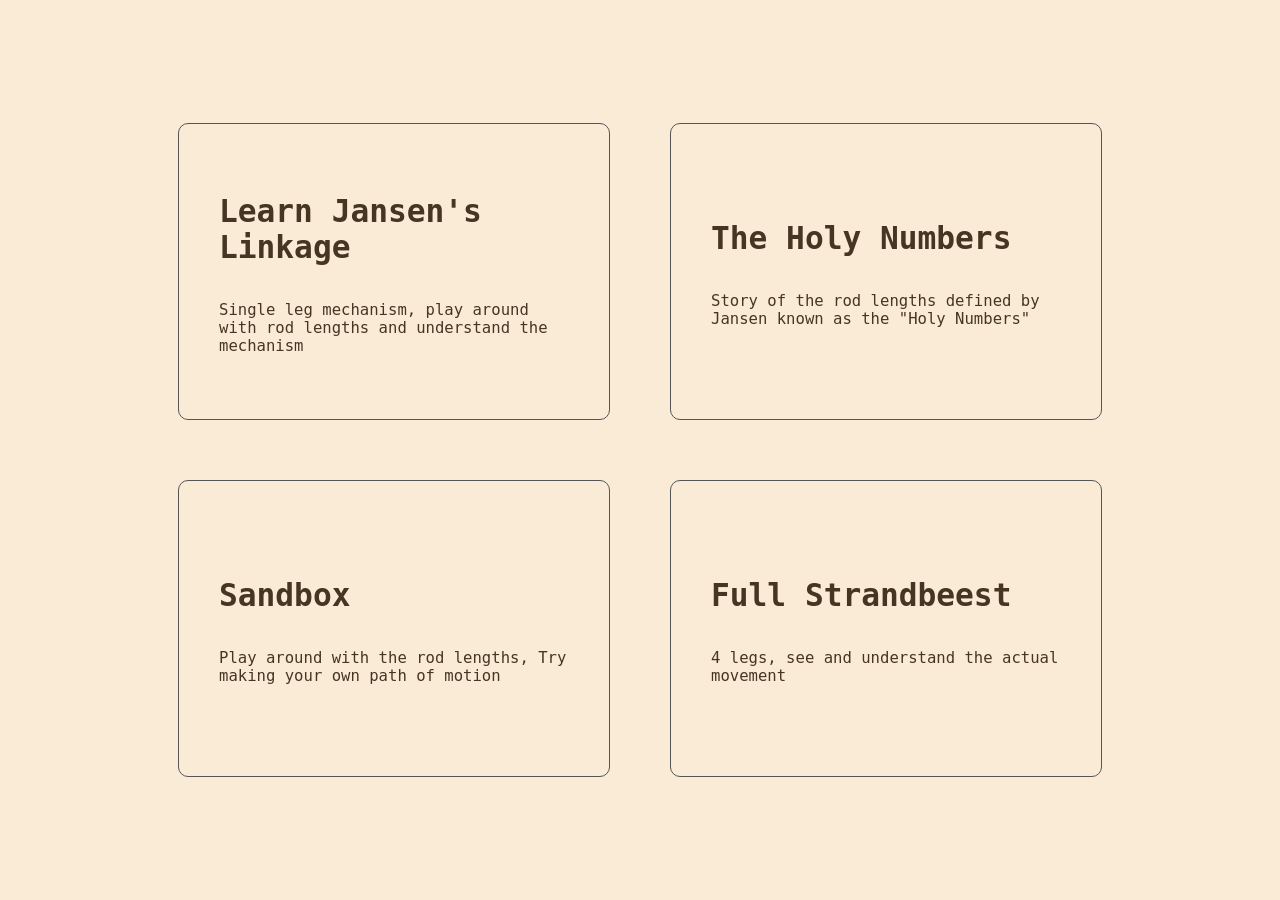
<file: index.html>
<!DOCTYPE html>
<html>
    <head>
        <title>CHOOSE SIMULATION</title>
        <link rel="stylesheet" href="style.css">
    </head>

    <body id="bodysim">
        <div id="options">
            <a href="basic.html">
                <div id="basic" class="card">
                    <h1>Learn Jansen's Linkage</h1>
                    <p>Single leg mechanism, play around with rod lengths and understand the mechanism</p>
                </div>
            </a>
            

            <a href="calc.html">
                <div id="calc" class="card">
                    <h1>The Holy Numbers</h1>
                    <p>Story of the rod lengths defined by Jansen known as the "Holy Numbers"</p>
                </div>
            </a>


            <a href="sandbox.html">
                <div id="sandbox" class="card">
                    <h1>Sandbox</h1>
                    <p>Play around with the rod lengths, Try making your own path of motion</p>
                </div>
            </a>


            
            <a href="legs.html">
                <div id="legs" class="card">
                    <h1>Full Strandbeest</h1>
                    <p>4 legs, see and understand the actual movement</p>
                </div>
            </a>

        </div>
        <script src="script.js"></script>
    </body>
</html>
</file>
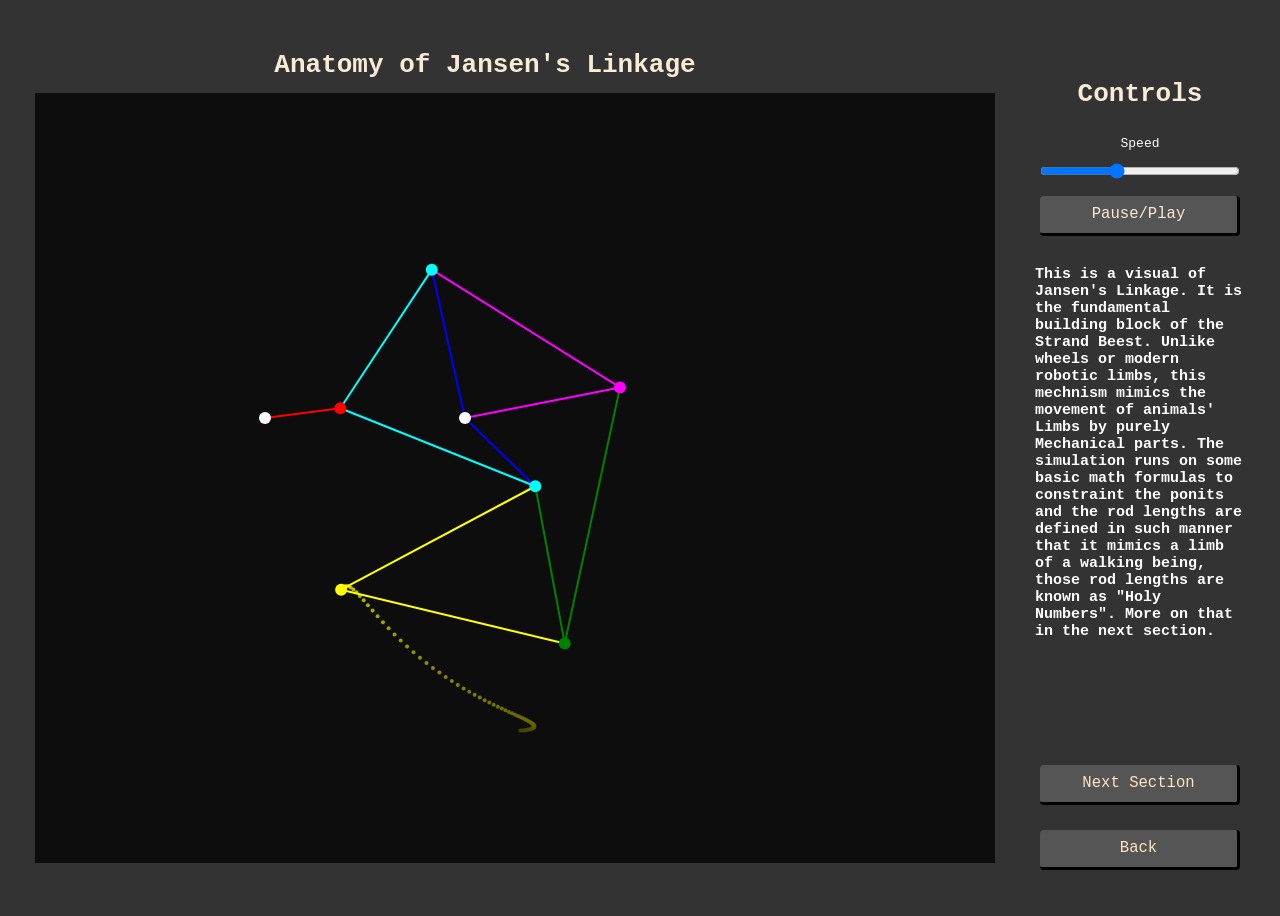
<file: basic.html>
<!DOCTYPE html>
<html>
    <head>
        <title>Basic Jansen's Linkage</title>
        <link rel="stylesheet" href="style.css">
    </head>
    <body id="bodybasic">
      <div id="canvasWrap">
          <h1 style="top: 0; font-family: monospace;color: antiquewhite;" >Anatomy of Jansen's Linkage</h1>
          <canvas id="trailCanvas" width="960" height="770" ></canvas>
          <canvas id="myCanvas" width="960" height="770" ></canvas>

      </div>
      <div id="controls">
        <h1 style="color: antiquewhite;">Controls</h1>
        <label for="slider">Speed</label>
        <input type="range" id="slider" min="0.01" max="0.05" step="0.001" value="0.025">
      
        <button id="pauseBtn" style="color: antiquewhite; font-size: larger;">Pause/Play</button>

        <h3 style="padding-bottom: 90px; width: 210px; font-size: 15px;">This is a visual of Jansen's Linkage. It is the fundamental building block of the Strand Beest. Unlike wheels or modern robotic limbs, this mechnism mimics the movement of animals' Limbs by purely Mechanical parts. The simulation runs on some basic math formulas to constraint the ponits and the rod lengths are defined in such manner that it mimics a limb of a walking being, those rod lengths are known as "Holy Numbers". More on that in the next section.</h3>
        <a href="calc.html"><button style="font-size: larger;color: bisque; margin-top: 10px;">Next Section</button></a>
        <a href="index.html"><button style="font-size: larger;color: bisque; margin-top: 10px;">Back</button></a>
      </div>
    </div>    
    <script src="script-basic.js"></script>
    </body>
</html>
</file>
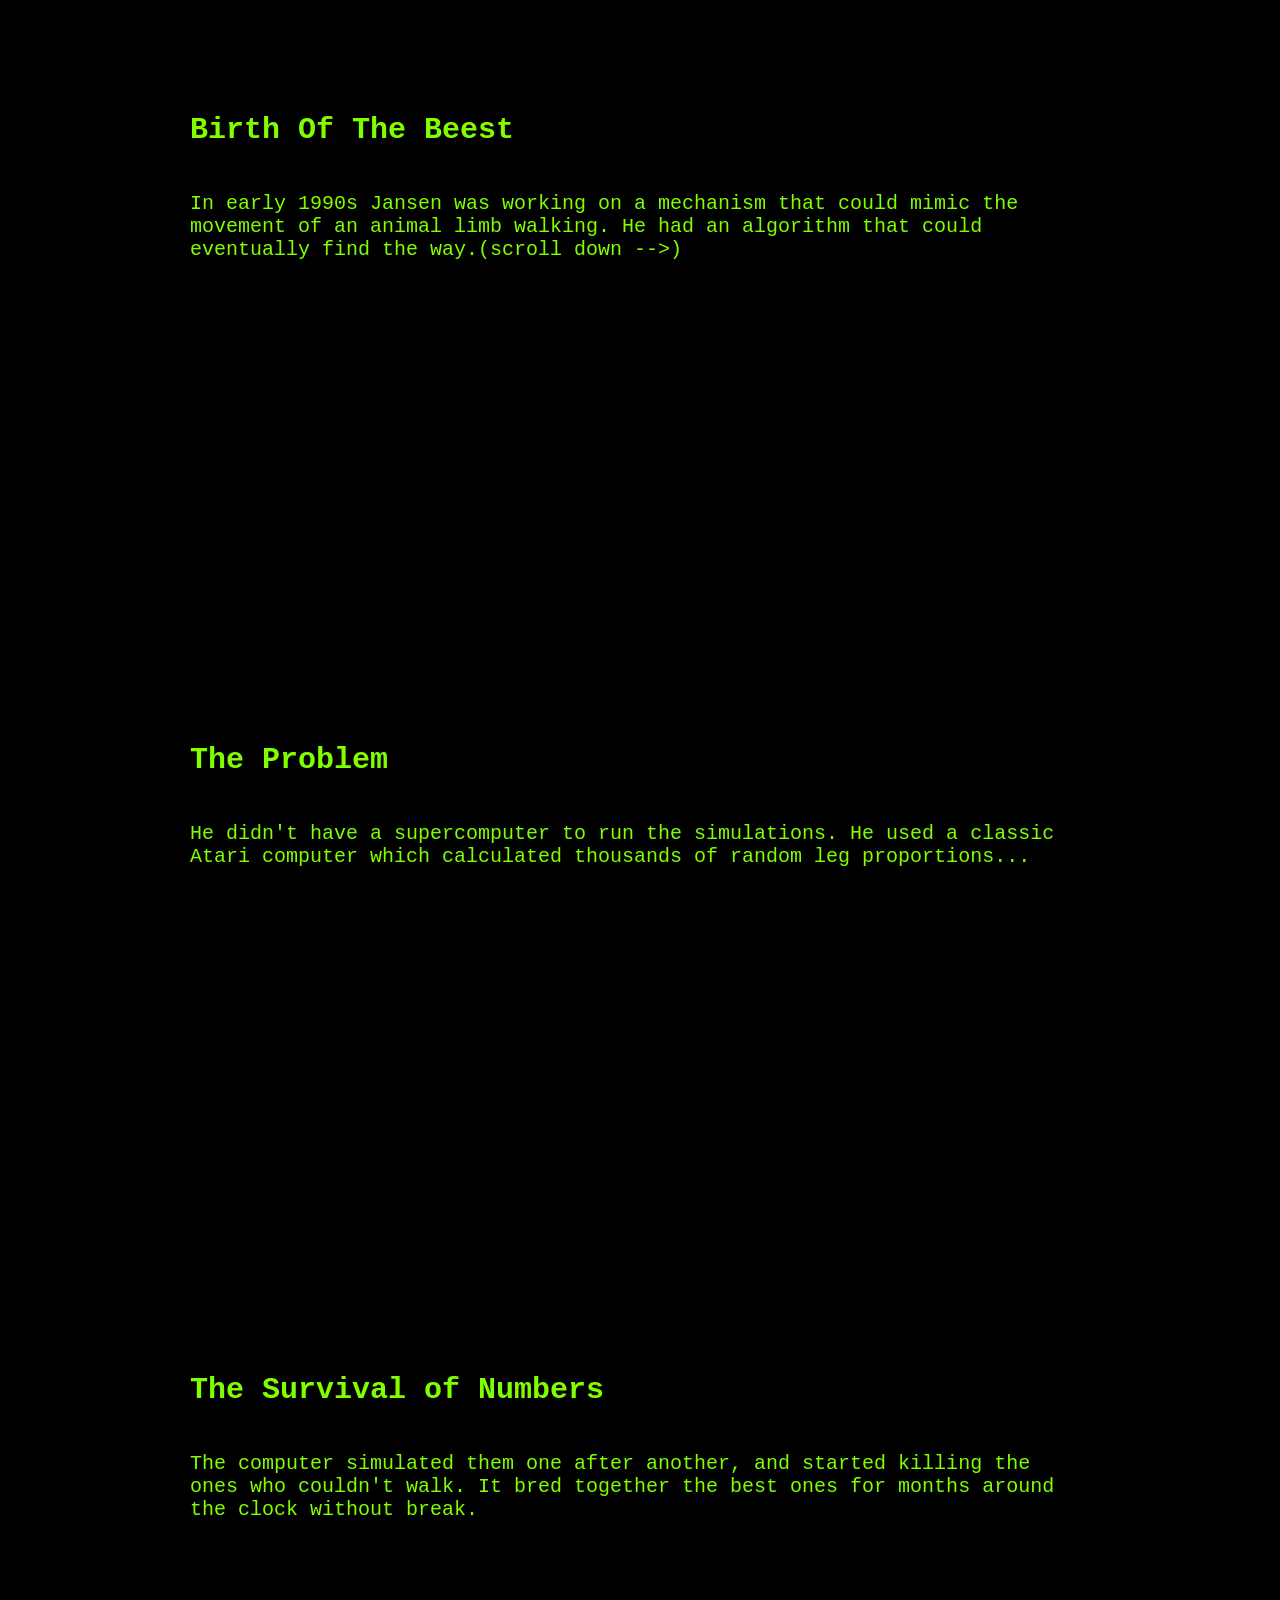
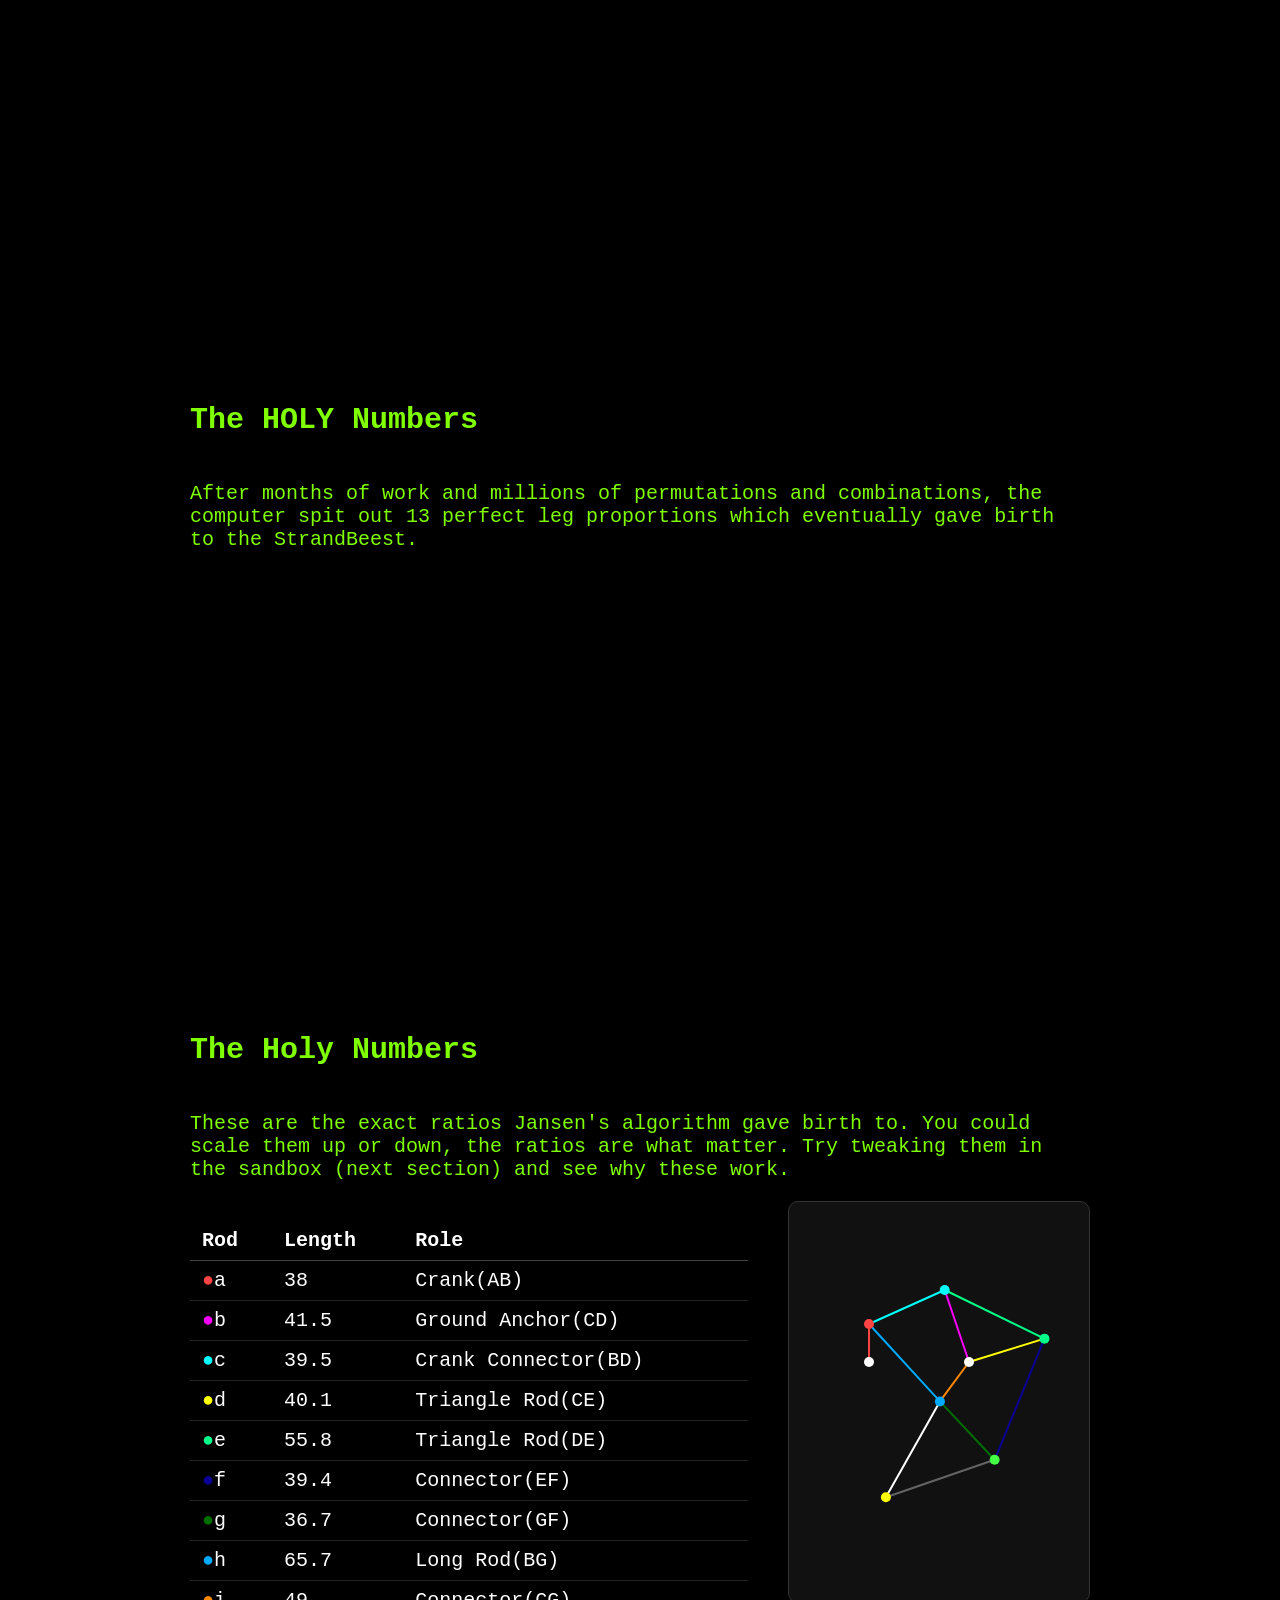
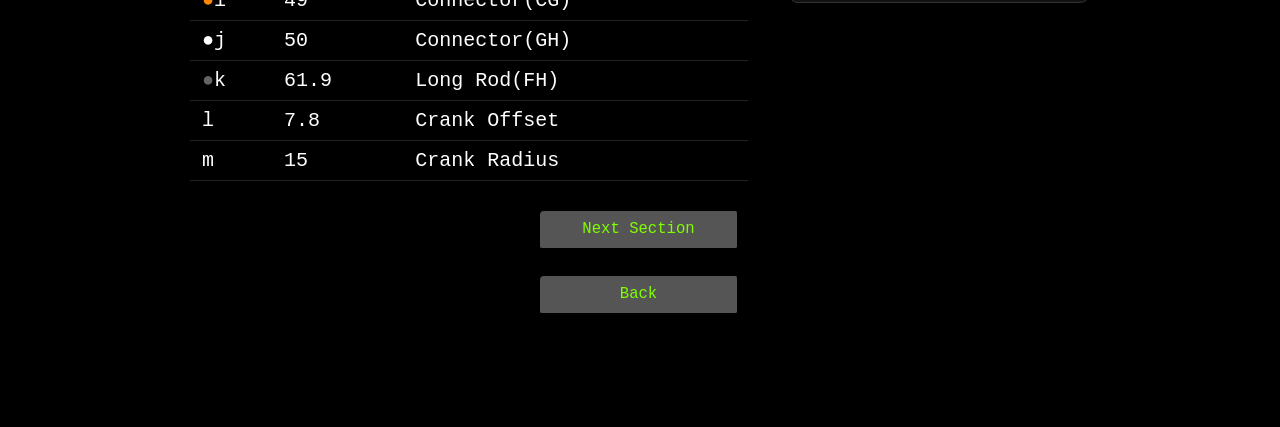
<file: calc.html>
<!DOCTYPE html>
<html>
    <head>
        <title>The Holy Numbers</title>
        <link rel="stylesheet" href="style.css">
    </head>
    <body id="bodycalc" class="dark-theme">
        <main class="story">
            <section class="scroll">
                <h1>Birth Of The Beest</h1>
                <p>In early 1990s Jansen was working on a mechanism that could mimic the movement of an animal limb walking. He had an algorithm that could eventually find the way.(scroll down -->)</p>
            </section>

            <section class="scroll">
                <h2>The Problem</h2>
                <p>He didn't have a supercomputer to run the simulations. He used a classic Atari computer which calculated thousands of random leg proportions...</p>
            </section>

            <section class="scroll">
                <h2>The Survival of Numbers</h2>
                <p>The computer simulated them one after another, and started killing the ones who couldn't walk. It bred together the best ones for months around the clock without break.</p>
            </section>

            <section class="scroll">
                <h2>The HOLY Numbers</h2>
                <p>After months of work and millions of permutations and combinations, the computer spit out 13 perfect leg proportions which eventually gave birth to the StrandBeest.</p>
            </section>

            <section class="scroll">
                <h2>The Holy Numbers</h2>
                <p>These are the exact ratios Jansen's algorithm gave birth to. You could scale them up or down, the ratios are what matter. Try tweaking them in the sandbox (next section) and see why these work.</p>
                <div id="tableandcanvas">
                    <table id="holytable">
                        <tr><th>Rod</th><th>Length</th><th>Role</th></tr>
                        <tr><td><span style="color:#ff4444">●</span>a</td><td>38</td><td>Crank(AB)</td></tr>
                        <tr><td><span style="color:#ff00ff">●</span>b</td><td>41.5</td><td>Ground Anchor(CD)</td></tr>
                        <tr><td><span style="color:#00ffff">●</span>c</td><td>39.5</td><td>Crank Connector(BD)</td></tr>
                        <tr><td><span style="color:#ffff00">●</span>d</td><td>40.1</td><td>Triangle Rod(CE)</td></tr>
                        <tr><td><span style="color:#00ff88">●</span>e</td><td>55.8</td><td>Triangle Rod(DE)</td></tr>
                        <tr><td><span style="color:#0a0095">●</span>f</td><td>39.4</td><td>Connector(EF)</td></tr>
                        <tr><td><span style="color:#006f00">●</span>g</td><td>36.7</td><td>Connector(GF)</td></tr>
                        <tr><td><span style="color:#00aaff">●</span>h</td><td>65.7</td><td>Long Rod(BG)</td></tr>
                        <tr><td><span style="color:#ff8800">●</span>i</td><td>49</td><td>Connector(CG)</td></tr>
                        <tr><td><span style="color:#ffffff">●</span>j</td><td>50</td><td>Connector(GH)</td></tr>
                        <tr><td><span style="color:#646464">●</span>k</td><td>61.9</td><td>Long Rod(FH)</td></tr>
                        <tr><td>l</td><td>7.8</td><td>Crank Offset</td></tr>
                        <tr><td>m</td><td>15</td><td>Crank Radius</td></tr>
                    </table>
                    <canvas id="legdiagram" width="300" height="400"></canvas>
                </div>
            </section>

            <div id="controls">
            <a href="sandbox.html"><button style="font-size: larger;color: chartreuse; margin-top: 10px;">Next Section</button></a>
            <a href="index.html"><button style="font-size: larger;color: chartreuse; margin-top: 10px;">Back</button></a>
            </div>




        </main>
        
        <script src="script-holy.js"></script>
    </body>

</html>
</file>
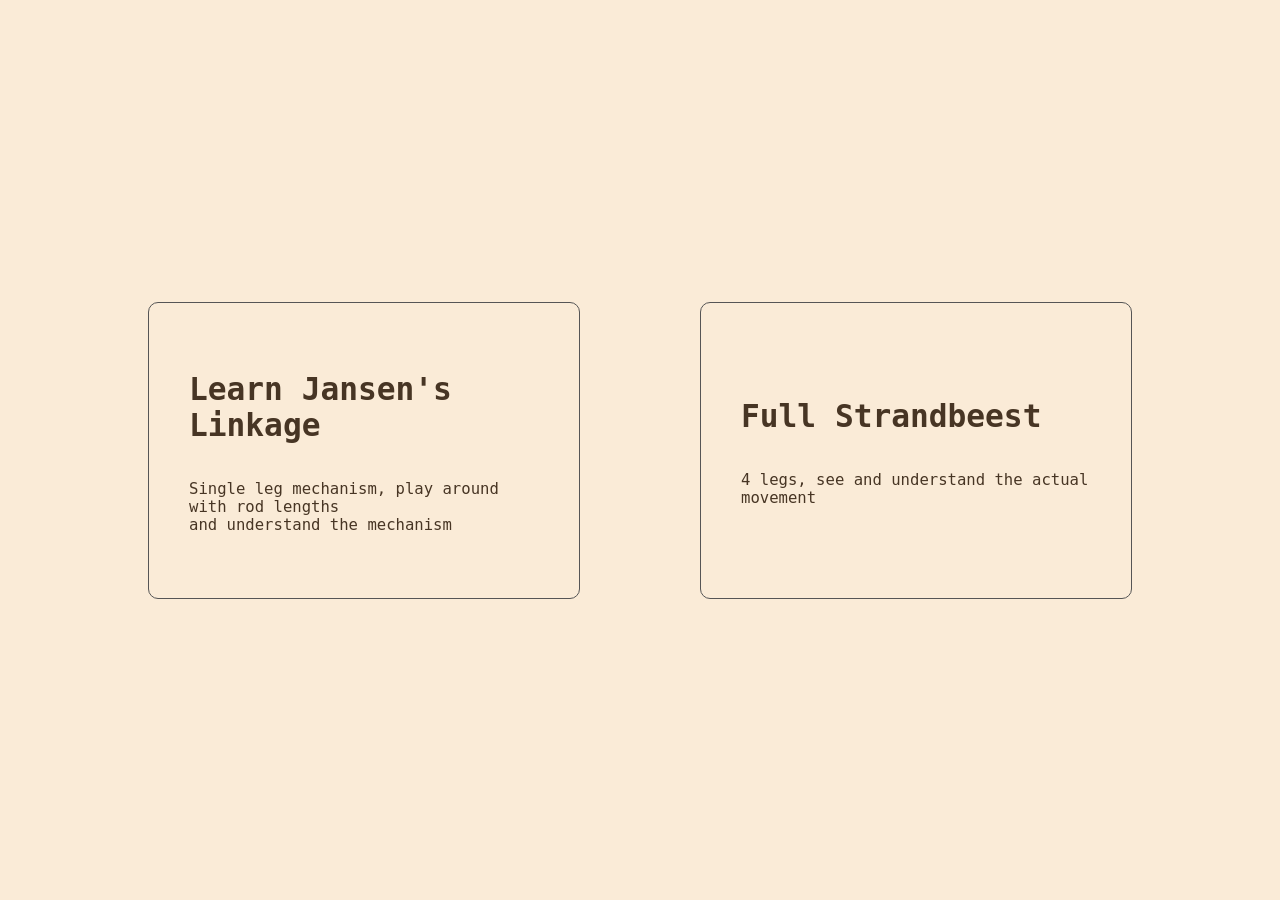
<file: Home.html>
<!DOCTYPE html>
<html>
    <head>
        <title>CHOOSE SIMULATION</title>
        <link rel="stylesheet" href="style.css">
    </head>

    <body id="bodysim">
        <div id="options">
            <a href="basic.html">
                <div id="basic" class="card">
                    <h1>Learn Jansen's<br>Linkage</h1>
                    <p>Single leg mechanism, play around with rod lengths<br>and understand the mechanism</p>
                </div>
            </a>
            <br><br><br>
            <a href="legs.html">
                <div id="legs" class="card">
                    <h1>Full Strandbeest</h1>
                    <p>4 legs, see and understand the actual movement</p>
                </div>
            </a>
        </div>
        <script src="script.js"></script>
    </body>
</html>
</file>
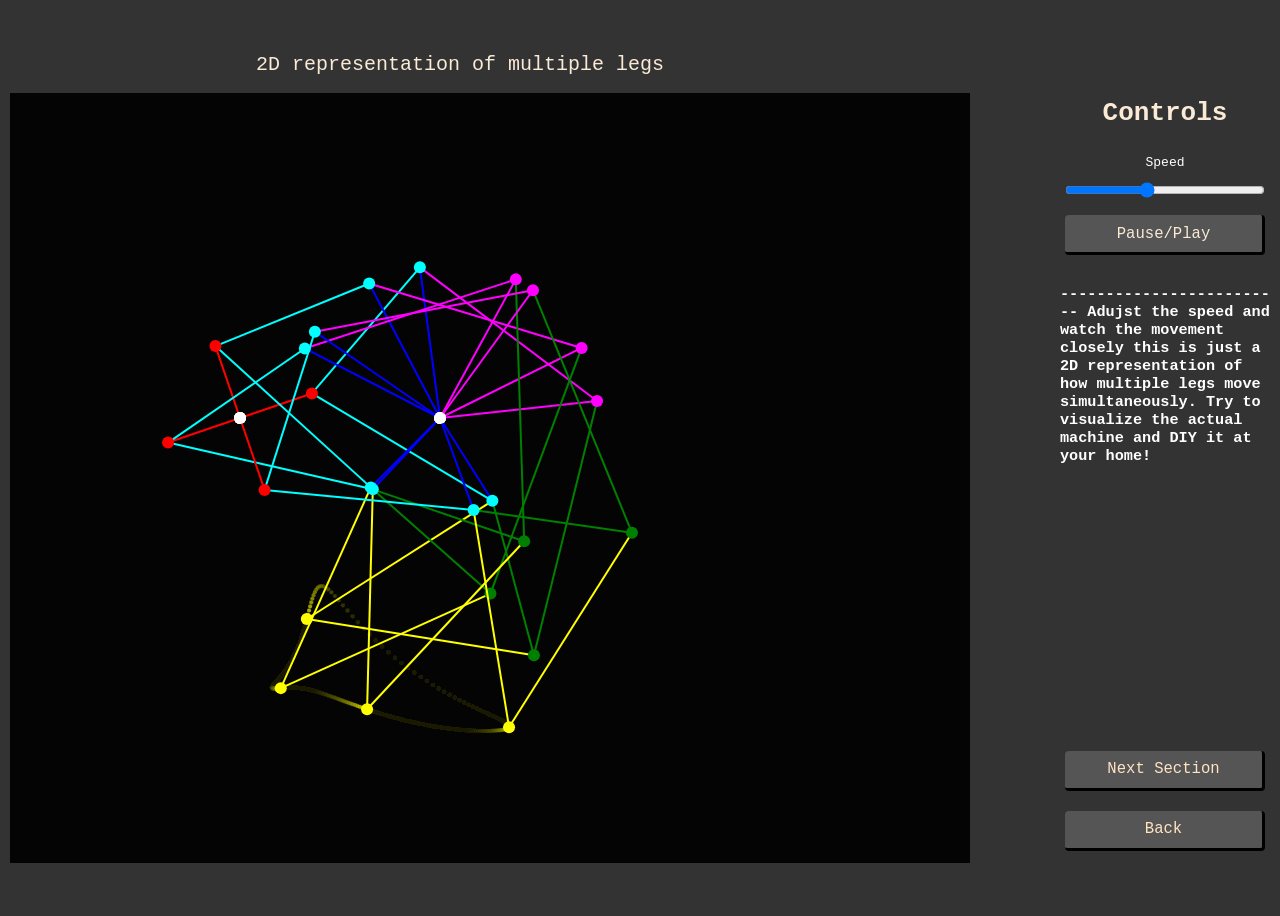
<file: legs.html>
<!DOCTYPE html>
<html>
  <head>
    <title>The Strandbeest Sim</title>
    <link rel="stylesheet" href="style.css">
  </head>
  <body id="body">
      <div id="canvasWrap">
          <p style="font-size: 20px; top: 0; font-family: monospace;color: antiquewhite;" >2D representation of multiple legs</p>
          <canvas id="trailCanvas" width="960" height="770" ></canvas>
          <canvas id="myCanvas" width="960" height="770" ></canvas>

      </div>
      <div id="controls">
        <h1 style="color: antiquewhite;">Controls</h1>
        <label for="slider">Speed</label>
        <input type="range" id="slider" min="0.008" max="0.05" step="0.001" value="0.025">
      
        <button id="pauseBtn" style="color: antiquewhite; font-size: larger;">Pause/Play</button>

        <h3 style="padding-bottom: 255px; width: 210px;">------------------------- Adujst the speed and watch the movement closely this is  just a 2D representation of how multiple legs move simultaneously. Try to visualize the actual machine and DIY it at your home!</h3>
        <a href="thanks.html"><button style="font-size: larger;color: bisque;">Next Section</button></a>
        <a href="index.html"><button style="font-size: larger;color: bisque;">Back</button></a>
      </div>
    </div>    
    <script src="script-legs.js"></script>
  </body>
</html>
</file>
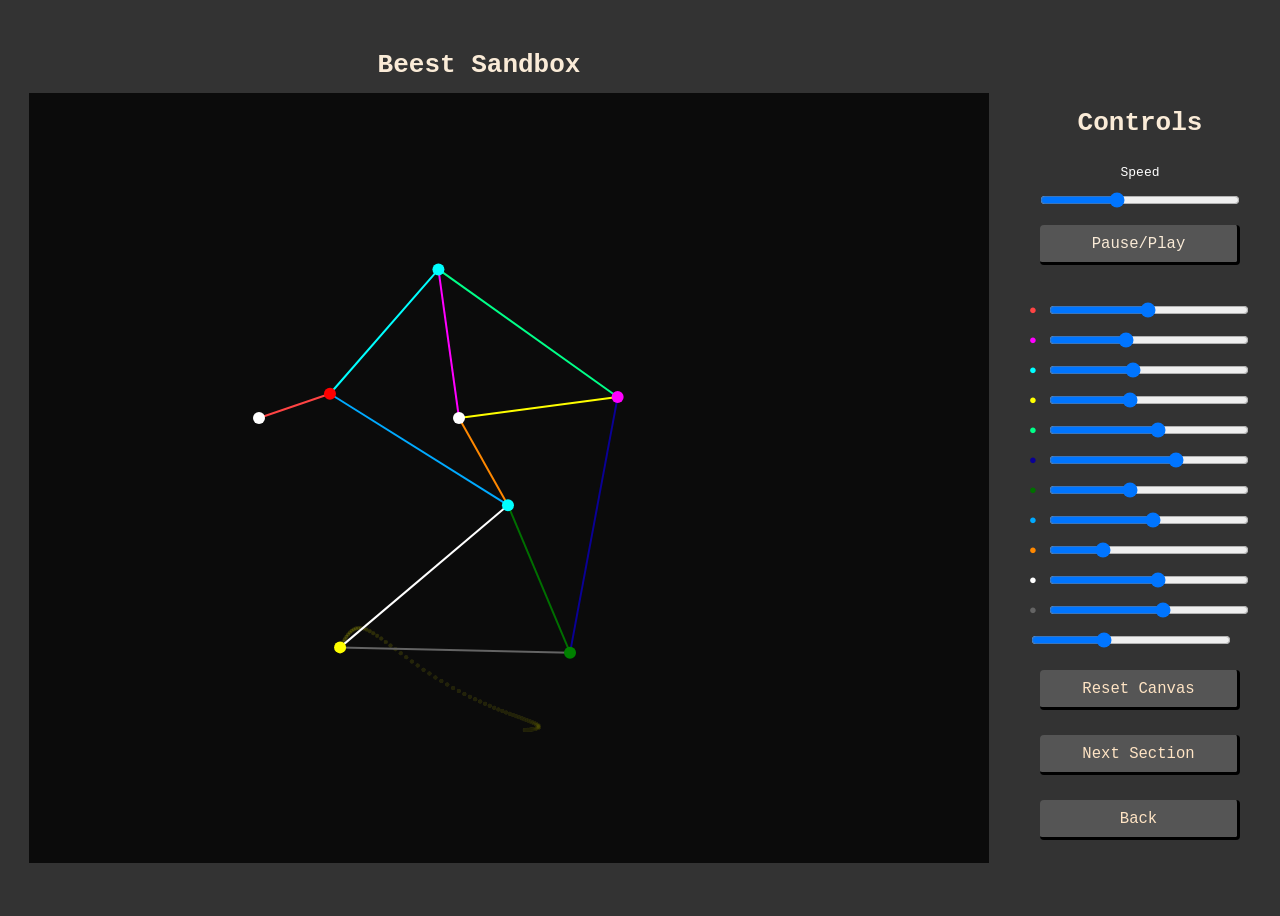
<file: sandbox.html>
<!DOCTYPE html>
<html>
    <head>
        <title>Sandbox</title>
        <link rel="stylesheet" href="style.css">
    </head>
    <body id="bodybasic">
      <div id="canvasWrap">
          <h1 style="top: 0; font-family: monospace;color: antiquewhite;" >Beest Sandbox</h1>
          <canvas id="trailCanvas" width="960" height="770" ></canvas>
          <canvas id="myCanvas" width="960" height="770" ></canvas>

      </div>
      <div id="controls">
        <h1 style="color: antiquewhite;">Controls</h1>
        <label for="slider">Speed</label>
        <input type="range" id="slider" min="0.01" max="0.05" step="0.001" value="0.025">
      
        <button id="pauseBtn" style="color: antiquewhite; font-size: larger;">Pause/Play</button>
        <div id="control">
          <span style="color:#ff4444">●</span><input type="range" id="sliderab" min="0" max="152" step="5" value="76">
          <span style="color:#ff00ff">●</span><input type="range" id="slidercd" min="0" max="400" step="5" value="152">
          <span style="color:#00ffff">●</span><input type="range" id="sliderbd" min="0" max="400" step="5" value="166">
          <span style="color:#ffff00">●</span><input type="range" id="sliderce" min="0" max="400" step="5" value="158">
          <span style="color:#00ff88">●</span><input type="range" id="sliderde" min="0" max="400" step="5" value="222">
          <span style="color:#0a0095">●</span><input type="range" id="slideref" min="0" max="400" step="5" value="262">
          <span style="color:#006f00">●</span><input type="range" id="slidergf" min="0" max="400" step="5" value="160">
          <span style="color:#00aaff">●</span><input type="range" id="sliderbg" min="0" max="400" step="5" value="210">
          <span style="color:#ff8800">●</span><input type="range" id="slidercg" min="0" max="400" step="5" value="98">
          <span style="color:#ffffff">●</span><input type="range" id="slidergh" min="0" max="400" step="5" value="220">
          <span style="color:#646464">●</span><input type="range" id="sliderfh" min="0" max="400" step="5" value="230">
          <input type="range" id="sliderrad" min="230" max="800" step="5" value="430">
        </div>

        <a href="sandbox.html"><button style="font-size: larger;color: bisque; margin-top: 10px;">Reset Canvas</button></a>
        <a href="legs.html"><button style="font-size: larger;color: bisque; margin-top: 10px;">Next Section</button></a>
        <a href="index.html"><button style="font-size: larger;color: bisque; margin-top: 10px;">Back</button></a>
      </div>
    </div>    
    <script src="script-sand.js"></script>
    </body>
</html>
</file>
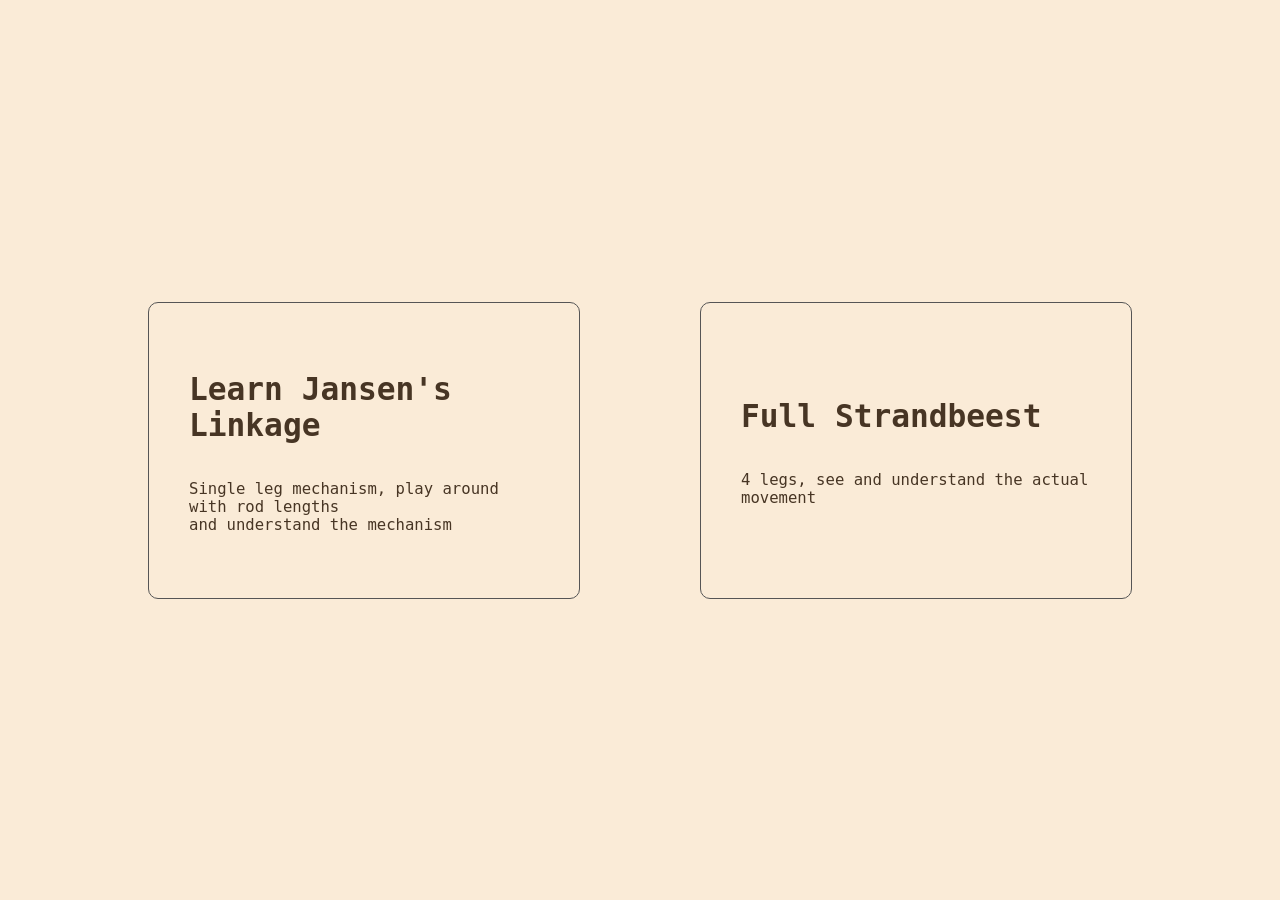
<file: simulation.html>
<!DOCTYPE html>
<html>
    <head>
        <title>CHOOSE SIMULATION</title>
        <link rel="stylesheet" href="style.css">
    </head>

    <body id="bodysim">
        <div id="options">
            <a href="learn.html">
                <div id="basic" class="card">
                    <h1>Learn Jansen's<br>Linkage</h1>
                    <p>Single leg mechanism, play around with rod lengths<br>and understand the mechanism</p>
                </div>
            </a>
            <br><br><br>
            <a href="index.html">
                <div id="legs" class="card">
                    <h1>Full Strandbeest</h1>
                    <p>4 legs, see and understand the actual movement</p>
                </div>
            </a>
        </div>
        <script src="script.js"></script>
    </body>
</html>
</file>
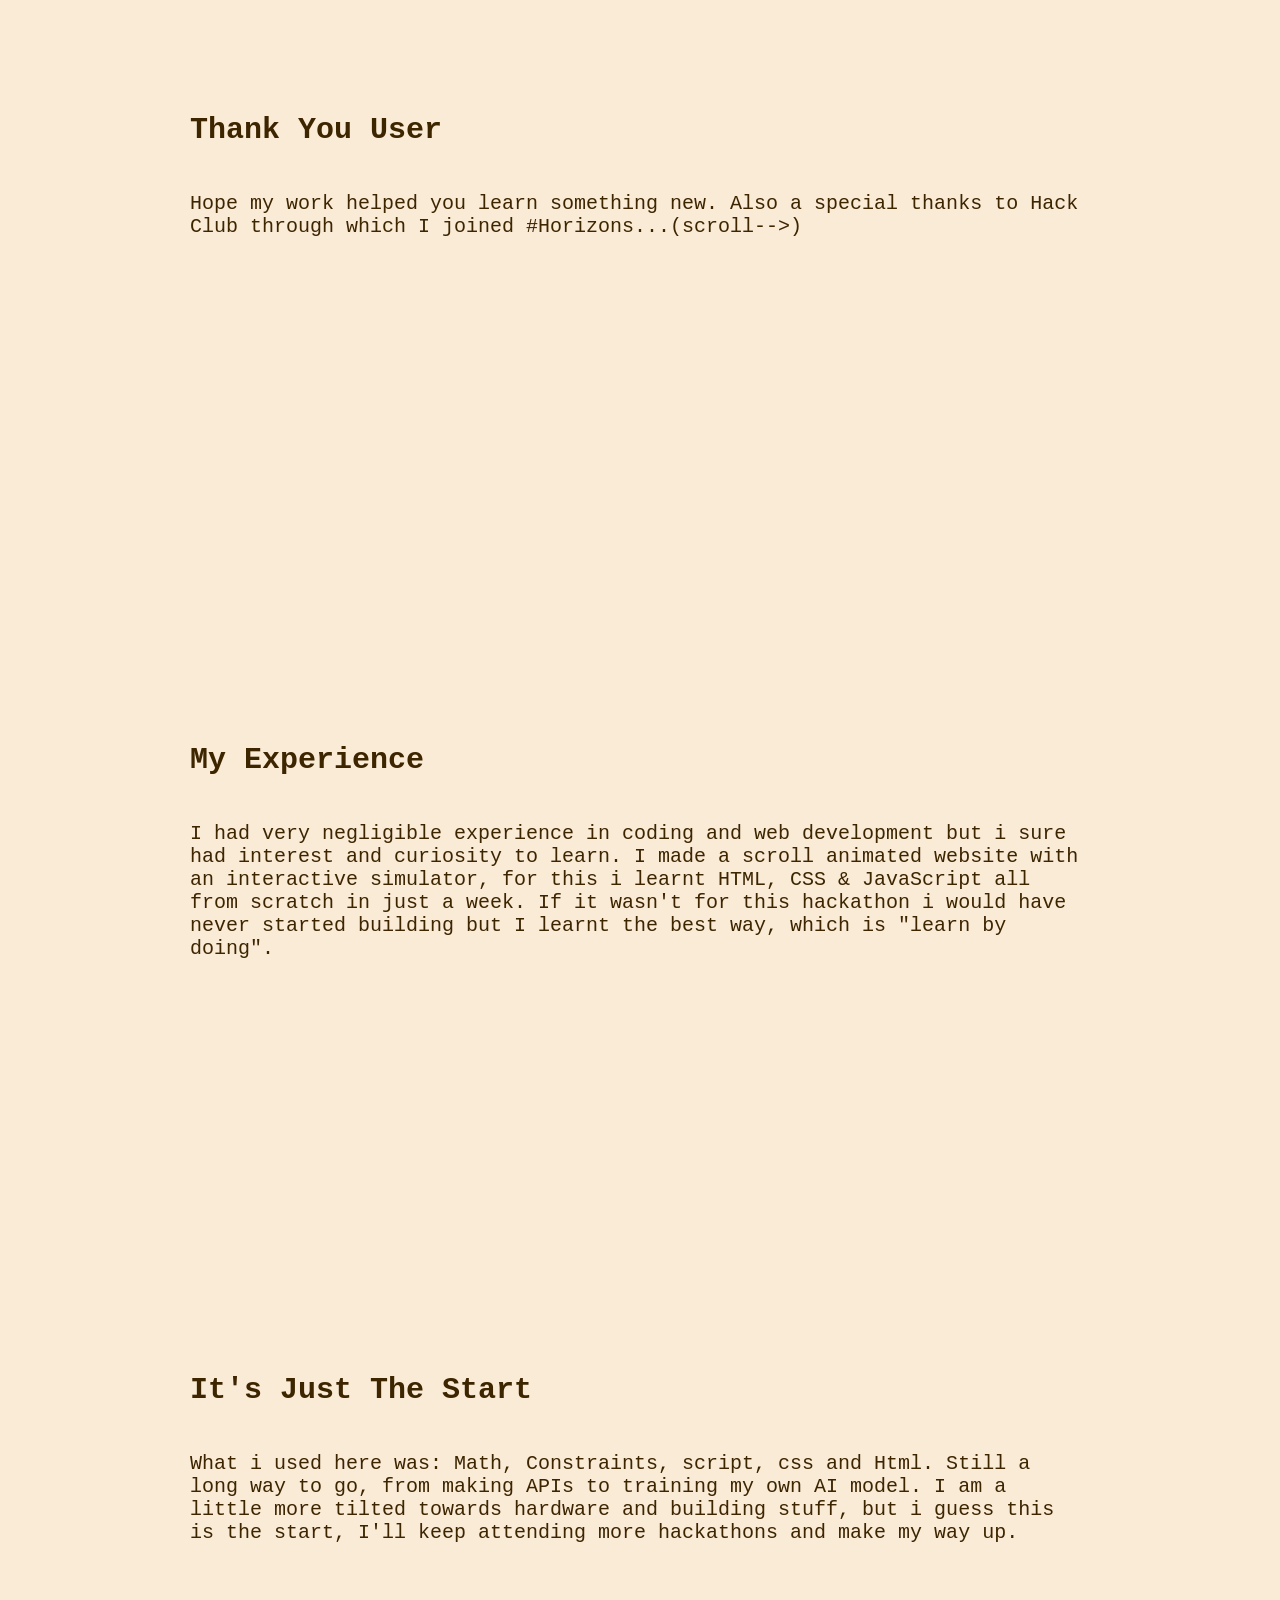
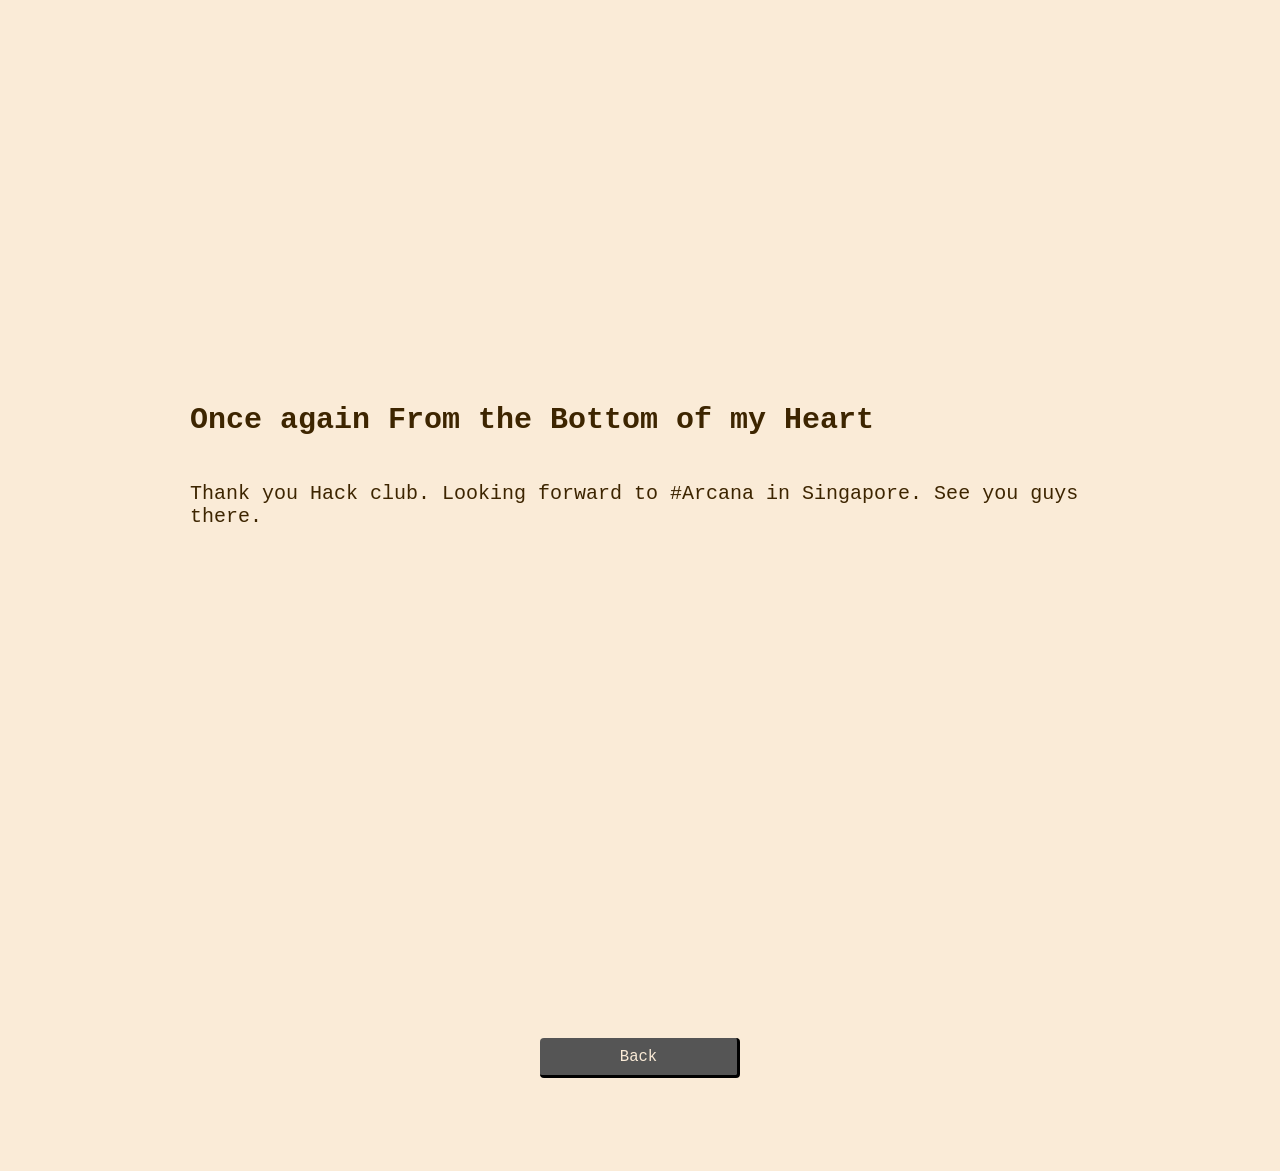
<file: thanks.html>
<!DOCTYPE html>
<html>
    <head>
        <title>My Experience</title>
        <link rel="stylesheet" href="style.css">
    </head>
    <body id="bodythank">
        <main class="storys">
            <section class="scrolls">
                <h1>Thank You User</h1>
                <p>Hope my work helped you learn something new. Also a special thanks to Hack Club through which I joined #Horizons...(scroll-->)</p>
            </section>

            <section class="scrolls">
                <h2>My Experience</h2>
                <p>I had very negligible experience in coding and web development but i sure had interest and curiosity to learn. I made a scroll animated website with an interactive simulator, for this i learnt HTML, CSS & JavaScript all from scratch in just a week. If it wasn't for this hackathon i would have never started building but I learnt the best way, which is "learn by doing". </p>
            </section>

            <section class="scrolls">
                <h2>It's Just The Start</h2>
                <p>What i used here was: Math, Constraints, script, css and Html. Still a long way to go, from making APIs to training my own AI model. I am a little more tilted towards hardware and building stuff, but i guess this is the start, I'll keep attending more hackathons and make my way up.</p>
            </section>

            <section class="scrolls">
                <h2>Once again From the Bottom of my Heart</h2>
                <p>Thank you Hack club. Looking forward to #Arcana in Singapore. See you guys there.</p>
            </section>



            <div id="controls">
            <a href="index.html"><button style="font-size: larger;color: antiquewhite; margin-top: 10px;">Back</button></a>
            </div>




        </main>
        
        <script src="script-thanks.js"></script>
    </body>

</html>
</file>
<file: style.css>
/*home page*/






body#bodysim{
    display: flex;
    flex-direction: row;
    justify-content: center;
    align-items: center;
    height: 100vh;
    margin: 0;
    background-color: antiquewhite;
    min-height: 100vh;
}




#options {
    display: flex;
    flex-direction: row;
    flex-wrap: wrap;
    gap: 60px;
    justify-content: center;
    align-items: center;
    font-size: larger;
}

.card {
    padding: 40px;
    border: 1px solid #555;
    border-radius: 10px;
    width: 350px;
    height: 215px;
    cursor: pointer; /**/
    color: rgb(71, 53, 36);
    font-family: monospace;
    display: flex;
    flex-direction: column;
    justify-content: center;
    position: relative; /**/
    overflow: hidden;  /**/
    transition: color 0.3s; 

}

.card h1, .card p {   /**/
    position: relative;
    z-index: 1;
}

.card::before {
    content: "";
    position: absolute;
    bottom: 0;
    left: 0;
    width: 100%;
    height: 0%;
    background-color: #333;
    transition: height 0.3s ease;
    z-index: 0;


}

.card:hover::before {
    height: 100%;

}

.card:hover {
    color: white;
    
}


a{
    color: #aaa;
    text-decoration: none;
    font-family: monospace;
}

a:hover {
    color: rgb(33, 31, 31);
}



/* 4 leg simulation  */






body#body{
    position: relative;
    display: flex;
    flex-direction: row;
    justify-content: center;
    align-items: center;
    flex-wrap: wrap;
    gap: 150px;
    height: 100vh;
    background-color: #333;
    left: 0;

}




div#canvasWrap {
    position: relative; 
    display: flex;
    flex-direction: column; 
    width: 900px; 
    height: 850px; 
    align-items: center;
    color: white; 


}

#myCanvas, #trailCanvas {
    position: absolute;
    top: 60px; 
    left: 0;
    
}

div#controls {

    position: relative;
    align-items: center;
    display: flex;
    flex-direction: column;
    gap: 10px;
    color: white;
    font-family: monospace;
    margin-top: 20px;
}

div#control {

    position: relative;
    align-items: center;
    display: flex;
    flex-wrap: wrap;
    flex-direction: row;
    width: 222px;
    gap: 10px;
    color: white;
    font-family: monospace;
    margin-top: 20px;
}

#controls input[type="range"]{
    width: 200px;
    cursor: crosshair;
}

#controls button {
    width: 200px;
    height: 40px;
    background-color: #555;
    font-family: monospace;
    font-size: larger;
    color: antiquewhite;
    border: 3px solid #000;
    border-top: #000000;
    border-left: #000000;
    border-radius: 4px;
    margin: 5px;
    cursor: pointer;
    overflow: hidden;
    position: relative;
    z-index: 1;
}

#controls button::before {
    content: "";
    position: absolute;
    bottom: 0;
    left: 0;
    width: 100%;
    height: 0%;
    background-color: #aaa;
    transition: height 0.3s ease;
    z-index: -1;
}

#controls button:hover::before {
    height: 100%;
}

#controls button:active {
    
    border-bottom: 3px solid #555;
    border-right: 3px solid #555;
    border-top: 3px solid#555;
    border-left: 3px solid#555;
    height: 38px;
    
}





/*basic leg page*/
body#bodybasic{
    position: relative;
    display: flex;
    flex-direction: row;
    align-items: center;
    justify-content: center;
    flex-wrap: wrap;
    left: 0;
    gap: 100px;
    height: 100vh;
    background-color: #333;
    font-family: monospace;
    
}
a button {
    width: 100px;
    height: 40px;
    background-color: #555;
    font-family: monospace;
    font-size: larger;
    color: antiquewhite;
    border: 3px solid #000;
    border-top: #000000;
    border-left: #000000;
    border-radius: 4px;
    cursor: pointer;
}




/*Story*/

body#bodycalc {
    background-color: #000;
}

.story {
    height: 110%;
    font-family: monospace;
    max-width: 900px;
    width: 90%;
    margin: 0 auto;
    padding: 80px 20px;
    background-color: #000000;
}

.scroll {

    min-height: 70vh;
    display: flex;
    flex-direction: column;
    justify-content: right;
    font-size: 20px;
    opacity: 0;
    color: chartreuse;
    text-shadow: #333;
    transform: translateY(50px);
    transition: all 1s ease-out;
}

.scroll.visible {
    opacity: 1;
    transform: translateY(0px);
}

#tableandcanvas {
    display: flex;
    flex-direction: row;
    gap: 40px;
    align-items: flex-start;
}

#holytable {
    width: 100%;
    border-collapse: collapse;
    margin-top: 20px;
    color: chartreuse;
    
}
#holytable th, #holytable td {
        padding: 8px 12px;
        border-bottom: 1px solid #222;
        text-align: left;
    }

#holytable th {
    color: white;
    border-bottom: 1px solid #444;
}

#holytable tr :hover {
    background-color: #111;
    text-decoration: underline;
}

#legdiagram {
    position: relative;
    background-color: #111;
    border-radius: 10px;
    border: 1px solid #333;

}

#holytable td {
    color: white;
}


/*thanksss*/

body#bodythank {
    background-color: antiquewhite;
}

.storys {
    height: 110%;
    font-family: monospace;
    max-width: 900px;
    width: 90%;
    margin: 0 auto;
    padding: 80px 20px;
    background-color: antiquewhite;
}

.scrolls {

    min-height: 70vh;
    display: flex;
    flex-direction: column;
    justify-content: right;
    font-size: 20px;
    opacity: 0;
    color: rgb(61, 37, 0);
    text-shadow: #333;
    transform: translateY(50px);
    transition: all 1s ease-out;
}

.scrolls.visible {
    opacity: 1;
    transform: translateY(0px);
}
</file>
